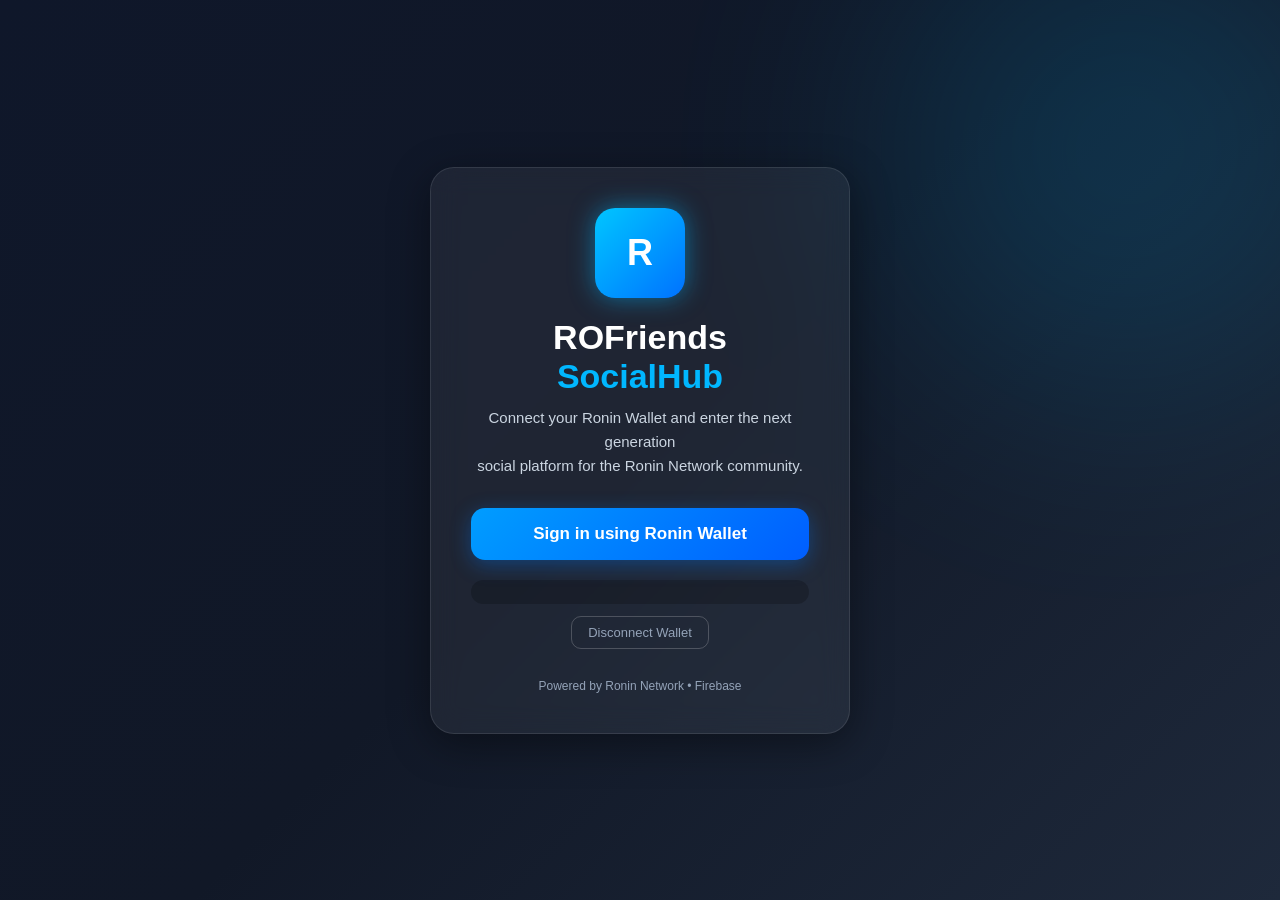
<file: index.html>
<!DOCTYPE html>
<html lang="en">
<head>
  <meta charset="UTF-8" />
  <meta name="viewport" content="width=device-width, initial-scale=1.0"/>
  <title>ROFriends SocialHub</title>
  <link rel="stylesheet" href="style.css" />
</head>
<body>

  <div class="background-glow"></div>

  <div class="container">
    <div class="card">

      <div class="logo">R</div>
      <h1>ROFriends <span class="ronin">SocialHub</span></h1>
      
      <p>
        Connect your Ronin Wallet and enter the next generation<br>
        social platform for the Ronin Network community.
      </p>

      <button class="wallet-btn" id="connectBtn">
        Sign in using Ronin Wallet
      </button>

      <div class="wallet-address" id="walletAddress"></div>

      <button class="disconnect-btn" id="disconnectBtn">
        Disconnect Wallet
      </button>

      <div class="footer">
        Powered by Ronin Network • Firebase
      </div>

    </div>
  </div>

  <script type="module" src="app.js"></script>
</body>
</html>
</file>
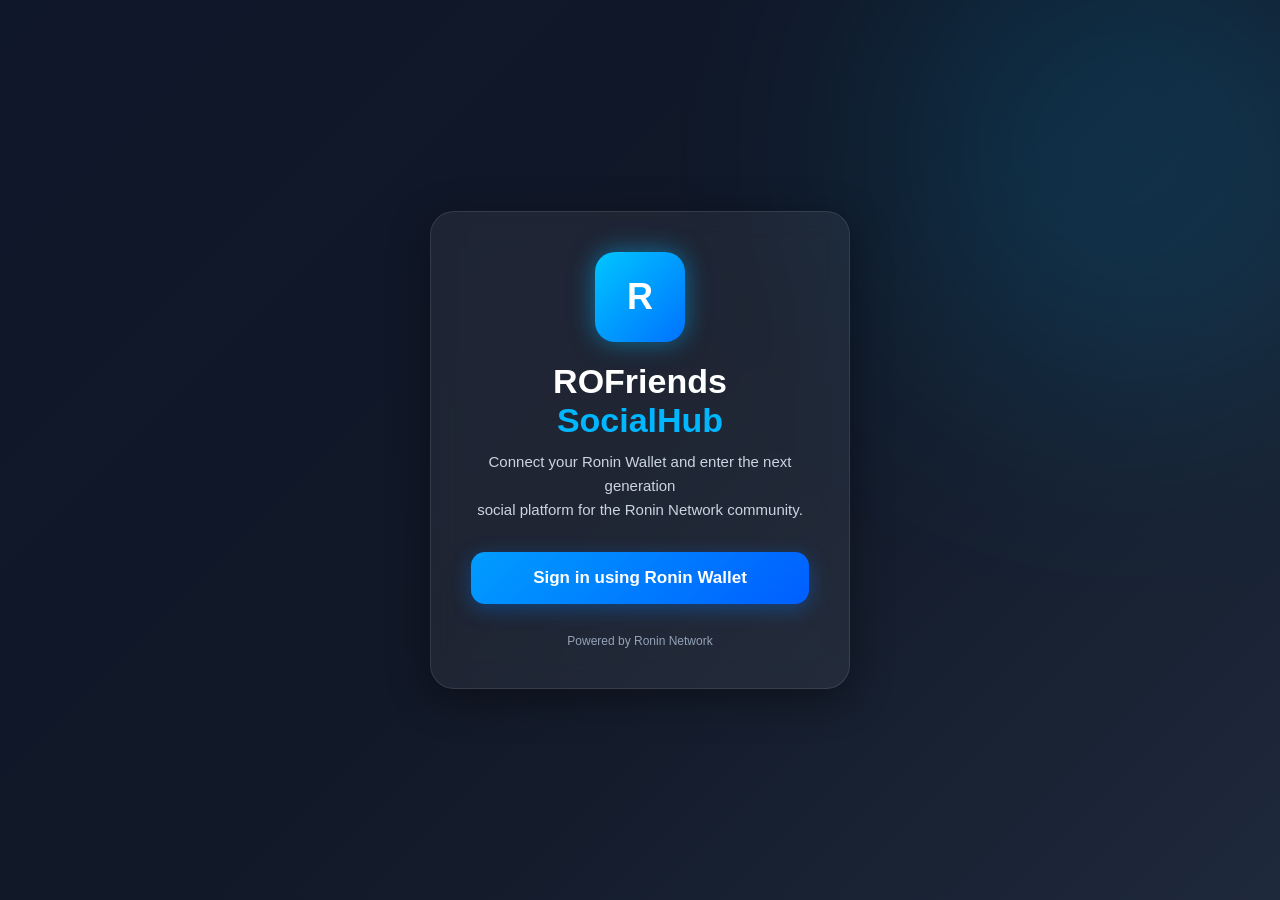
<file: indexs.html>
<!DOCTYPE html>
<html lang="en">
<head>
  <meta charset="UTF-8" />
  <meta name="viewport" content="width=device-width, initial-scale=1.0"/>
  <title>rofriends SocialHub</title>
  
  <link rel="stylesheet" href="style.css" />
</head>

<body>

<div class="background-glow"></div>

<div class="container">
  <div class="card">

    <div class="logo">R</div>

    <h1>ROFriends <span class="ronin">SocialHub</span></h1>

    <p>
      Connect your Ronin Wallet and enter the next generation<br>
      social platform for the Ronin Network community.
    </p>

    <button class="wallet-btn" id="connectBtn">
      Sign in using Ronin Wallet
    </button>

    <div class="wallet-address" id="walletAddress" style="display:none;"></div>

    <button class="disconnect-btn" id="disconnectBtn" style="display:none;">
      Disconnect Wallet
    </button>

    <div class="footer">
      Powered by Ronin Network
    </div>

  </div>
</div>
<script src="app.js"></script>


</body>
</html>
</file>
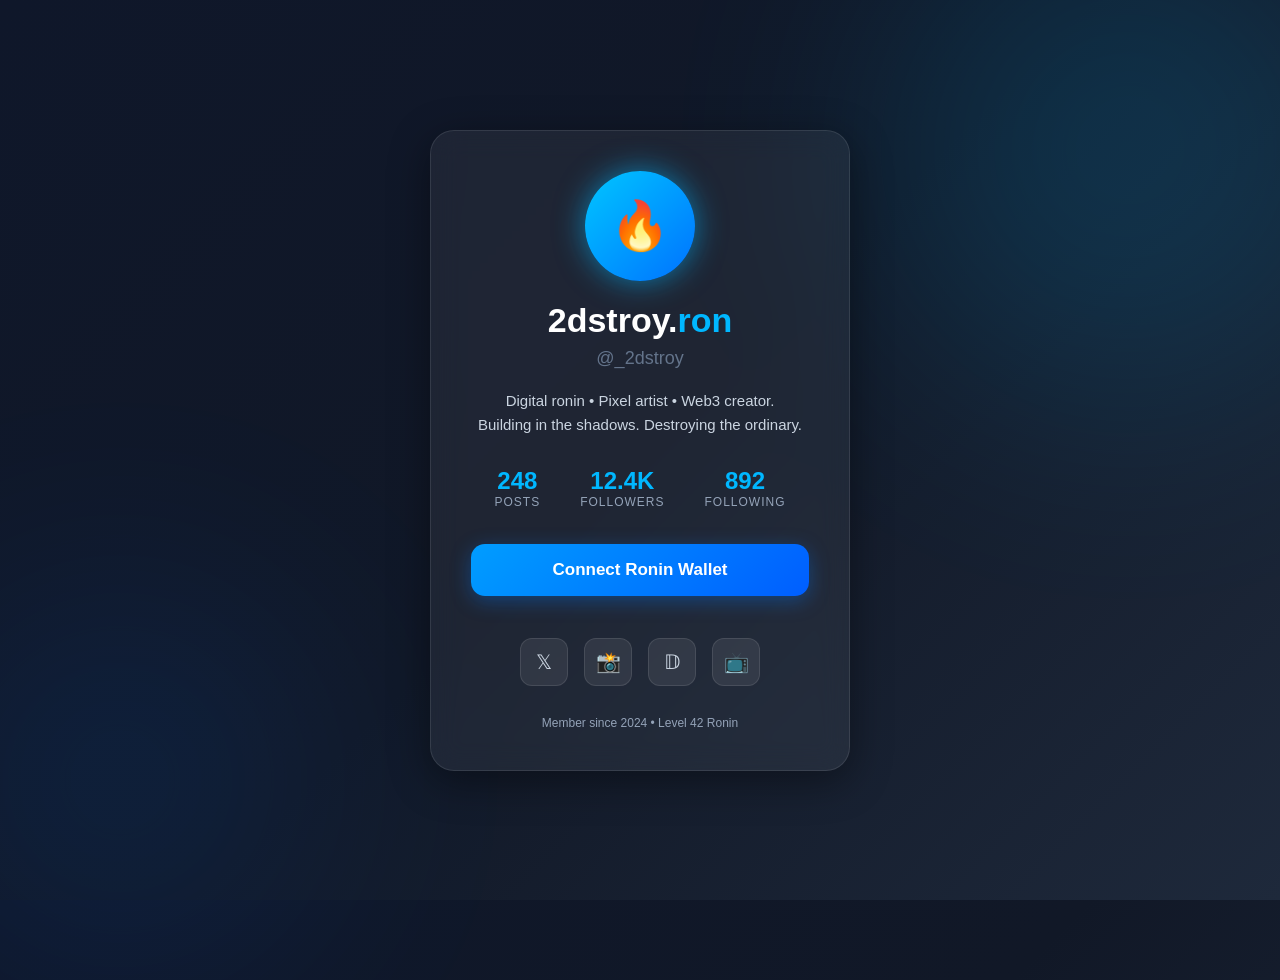
<file: profile.html>
<!DOCTYPE html>
<html lang="en">
<head>
  <meta charset="UTF-8">
  <meta name="viewport" content="width=device-width, initial-scale=1.0">
  <title>2dstroy.ron | Social Hub</title>
  <style>
    * {
      margin: 0;
      padding: 0;
      box-sizing: border-box;
    }

    body {
      font-family: Arial, sans-serif;
      background: linear-gradient(135deg, #0f172a, #111827, #1e293b);
      color: white;
      min-height: 100vh;
      overflow: hidden;
    }

    .background-glow, .background-glow2 {
      position: absolute;
      border-radius: 50%;
      filter: blur(120px);
      opacity: 0.15;
    }

    .background-glow {
      width: 500px;
      height: 500px;
      background: #00b7ff;
      top: -100px;
      right: -100px;
    }

    .background-glow2 {
      width: 400px;
      height: 400px;
      background: #0072ff;
      bottom: -80px;
      left: -80px;
      opacity: 0.1;
    }

    .container {
      position: relative;
      z-index: 2;
      display: flex;
      justify-content: center;
      align-items: center;
      min-height: 100vh;
      padding: 20px;
    }

    .card {
      width: 420px;
      background: rgba(255, 255, 255, 0.06);
      border: 1px solid rgba(255, 255, 255, 0.1);
      backdrop-filter: blur(14px);
      border-radius: 24px;
      padding: 40px;
      text-align: center;
      box-shadow: 0 10px 40px rgba(0, 0, 0, 0.4);
    }

    .logo {
      width: 110px;
      height: 110px;
      margin: 0 auto 20px;
      border-radius: 50%;
      background: linear-gradient(135deg, #00c6ff, #0072ff);
      display: flex;
      justify-content: center;
      align-items: center;
      font-size: 48px;
      box-shadow: 0 0 30px rgba(0, 183, 255, 0.6);
    }

    h1 {
      font-size: 34px;
      margin-bottom: 8px;
    }

    .ronin { color: #00b7ff; }
    .handle {
      color: #64748b;
      font-size: 18px;
      margin-bottom: 20px;
    }

    p {
      color: #cbd5e1;
      font-size: 15px;
      margin-bottom: 30px;
      line-height: 1.6;
    }

    .stats {
      display: flex;
      justify-content: center;
      gap: 40px;
      margin-bottom: 35px;
    }

    .stat-number {
      font-size: 24px;
      font-weight: bold;
      color: #00b7ff;
    }

    .stat-label {
      font-size: 12px;
      color: #94a3b8;
      text-transform: uppercase;
      letter-spacing: 1px;
    }

    .wallet-btn {
      width: 100%;
      padding: 16px;
      border: none;
      border-radius: 14px;
      background: linear-gradient(135deg, #009dff, #005eff);
      color: white;
      font-size: 17px;
      font-weight: bold;
      cursor: pointer;
      transition: 0.3s;
      box-shadow: 0 5px 20px rgba(0, 123, 255, 0.35);
      margin-bottom: 12px;
    }

    .wallet-btn:hover {
      transform: translateY(-2px);
      box-shadow: 0 10px 30px rgba(0, 123, 255, 0.5);
    }

    .wallet-address {
      margin-top: 20px;
      font-size: 14px;
      color: #38bdf8;
      word-break: break-all;
      padding: 14px;
      background: rgba(0, 0, 0, 0.25);
      border-radius: 12px;
      border: 1px solid rgba(0, 183, 255, 0.2);
    }

    .social-links {
      display: flex;
      justify-content: center;
      gap: 16px;
      margin: 30px 0;
    }

    .social-btn {
      width: 48px;
      height: 48px;
      background: rgba(255, 255, 255, 0.08);
      border: 1px solid rgba(255, 255, 255, 0.1);
      border-radius: 12px;
      display: flex;
      align-items: center;
      justify-content: center;
      color: #cbd5e1;
      text-decoration: none;
      transition: 0.3s;
      font-size: 20px;
    }

    .social-btn:hover {
      background: rgba(0, 183, 255, 0.15);
      color: #00b7ff;
      transform: scale(1.1);
    }

    .footer {
      margin-top: 30px;
      font-size: 12px;
      color: #94a3b8;
    }

    .disconnect-btn {
      margin-top: 12px;
      background: none;
      border: 1px solid rgba(255, 255, 255, 0.2);
      color: #94a3b8;
      padding: 8px 16px;
      border-radius: 10px;
      font-size: 13px;
      cursor: pointer;
    }
  </style>
</head>
<body>
  <div class="background-glow"></div>
  <div class="background-glow2"></div>

  <div class="container">
    <div class="card">
      <div class="logo"><span>🔥</span></div>

      <h1>2dstroy.<span class="ronin">ron</span></h1>
      <div class="handle">@_2dstroy</div>

      <p>
        Digital ronin • Pixel artist • Web3 creator.<br>
        Building in the shadows. Destroying the ordinary.
      </p>

      <div class="stats">
        <div class="stat">
          <div class="stat-number">248</div>
          <div class="stat-label">Posts</div>
        </div>
        <div class="stat">
          <div class="stat-number">12.4K</div>
          <div class="stat-label">Followers</div>
        </div>
        <div class="stat">
          <div class="stat-number">892</div>
          <div class="stat-label">Following</div>
        </div>
      </div>

      <button class="wallet-btn" id="connectBtn">Connect Ronin Wallet</button>

      <div id="wallet-info" class="wallet-address" style="display: none;"></div>

      <div class="social-links">
        <a href="#" class="social-btn">𝕏</a>
        <a href="#" class="social-btn">📸</a>
        <a href="#" class="social-btn">𝔻</a>
        <a href="#" class="social-btn">📺</a>
      </div>

      <div class="footer">
        Member since 2024 • Level 42 Ronin
      </div>

      <button class="disconnect-btn" id="disconnectBtn" style="display: none;">
        Disconnect
      </button>
    </div>
  </div>

  <script src="ronin-connect.js"></script>
</body>
</html>
</file>
<file: style.css>
*{
  margin:0;
  padding:0;
  box-sizing:border-box;
}

body{
  font-family: Arial, sans-serif;
  background: linear-gradient(135deg,#0f172a,#111827,#1e293b);
  color:white;
  min-height:100vh;
  overflow:hidden;
}

.background-glow{
  position:absolute;
  width:500px;
  height:500px;
  background:#00b7ff;
  filter:blur(120px);
  opacity:0.15;
  top:-100px;
  right:-100px;
  border-radius:50%;
}

.container{
  position:relative;
  z-index:2;
  display:flex;
  justify-content:center;
  align-items:center;
  min-height:100vh;
  padding:20px;
}

.card{
  width:420px;
  background:rgba(255,255,255,0.06);
  border:1px solid rgba(255,255,255,0.1);
  backdrop-filter:blur(14px);
  border-radius:24px;
  padding:40px;
  text-align:center;
  box-shadow:0 10px 40px rgba(0,0,0,0.4);
}

.logo{
  width:90px;
  height:90px;
  margin:auto;
  margin-bottom:20px;
  border-radius:20px;
  background:linear-gradient(135deg,#00c6ff,#0072ff);
  display:flex;
  justify-content:center;
  align-items:center;
  font-size:36px;
  font-weight:bold;
  box-shadow:0 0 25px rgba(0,183,255,0.5);
}

h1{
  font-size:34px;
  margin-bottom:10px;
}

.ronin{
  color:#00b7ff;
}

p{
  color:#cbd5e1;
  font-size:15px;
  margin-bottom:30px;
  line-height:1.6;
}

.wallet-btn{
  width:100%;
  padding:16px;
  border:none;
  border-radius:14px;
  background:linear-gradient(135deg,#009dff,#005eff);
  color:white;
  font-size:17px;
  font-weight:bold;
  cursor:pointer;
  transition:0.3s;
  box-shadow:0 5px 20px rgba(0,123,255,0.35);
}

.wallet-btn:hover{
  transform:translateY(-2px);
  box-shadow:0 10px 30px rgba(0,123,255,0.5);
}

.wallet-btn:disabled{
  opacity:0.7;
  cursor:not-allowed;
  transform:none;
}

.wallet-address{
  margin-top:20px;
  font-size:14px;
  color:#38bdf8;
  word-break:break-all;
  padding:12px;
  background:rgba(0,0,0,0.2);
  border-radius:12px;
}

.footer{
  margin-top:30px;
  font-size:12px;
  color:#94a3b8;
}

.disconnect-btn{
  margin-top:12px;
  background:none;
  border:1px solid rgba(255,255,255,0.2);
  color:#94a3b8;
  padding:8px 16px;
  border-radius:10px;
  font-size:13px;
  cursor:pointer;
}

.error-text {
  color: #ff5555;
  font-size: 14px;
  margin-top: 10px;
}
</file>
